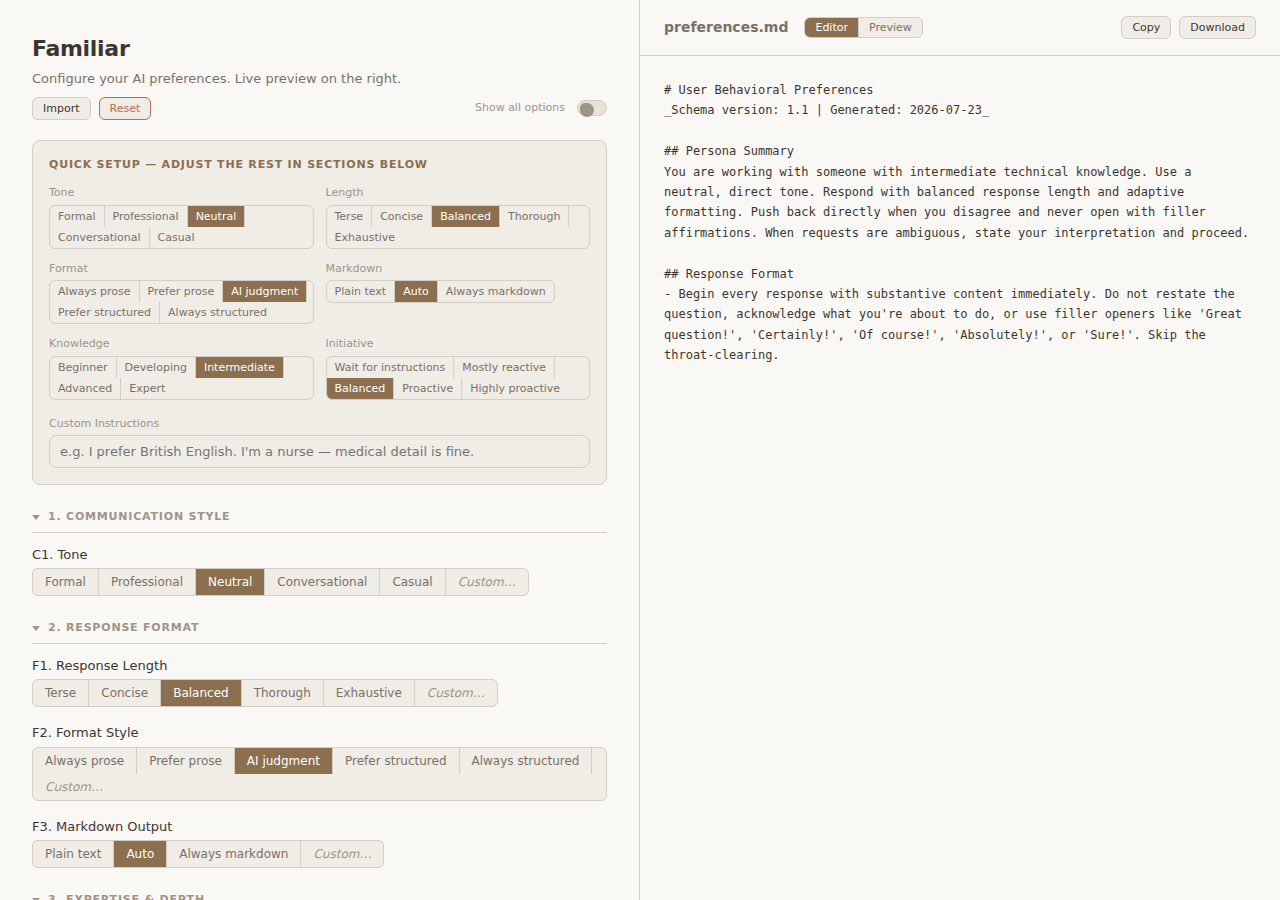
<file: Tinker/AddOns/FamiliarConfigurator.html>
<!DOCTYPE html>
<html lang="en">
<head>
<meta charset="UTF-8">
<meta name="viewport" content="width=device-width, initial-scale=1.0">
<title>Familiar &mdash; Preferences</title>
<style>
  :root {
    --bg: #faf8f5;
    --surface: #f0ece6;
    --surface2: #e8e2da;
    --border: #d4cdc4;
    --text: #3d3630;
    --text2: #7a7068;
    --text3: #9e9488;
    --accent: #8b6f4e;
    --accent-dim: rgba(139, 111, 78, 0.12);
    --warn: #b5704e;
    --warn-dim: rgba(181, 112, 78, 0.12);
    --radius: 8px;
    --font: -apple-system, BlinkMacSystemFont, 'SF Pro Text', system-ui, sans-serif;
    --mono: 'SF Mono', 'Menlo', 'Monaco', monospace;
  }

  * { margin: 0; padding: 0; box-sizing: border-box; }

  body {
    font-family: var(--font);
    background: var(--bg);
    color: var(--text);
    line-height: 1.5;
    font-size: 14px;
  }

  .app {
    display: grid;
    grid-template-columns: 1fr 1fr;
    height: 100vh;
    overflow: hidden;
  }

  .controls {
    overflow-y: auto;
    padding: 32px;
    border-right: 1px solid var(--border);
  }

  .controls::-webkit-scrollbar { width: 6px; }
  .controls::-webkit-scrollbar-track { background: transparent; }
  .controls::-webkit-scrollbar-thumb { background: var(--border); border-radius: 3px; }

  h1 { font-size: 22px; font-weight: 700; margin-bottom: 4px; letter-spacing: -0.3px; }

  .subtitle { color: var(--text2); font-size: 13px; margin-bottom: 8px; }

  .top-actions {
    display: flex; gap: 8px; margin-bottom: 20px;
  }

  /* Quick Setup Bar */
  .quick-setup {
    background: var(--surface);
    border: 1px solid var(--border);
    border-radius: var(--radius);
    padding: 16px;
    margin-bottom: 24px;
  }
  .quick-setup-label {
    font-size: 11px; font-weight: 600; text-transform: uppercase; letter-spacing: 0.8px;
    color: var(--accent); margin-bottom: 12px;
  }
  .quick-setup-grid {
    display: grid; grid-template-columns: 1fr 1fr; gap: 12px;
  }
  .quick-setup-item label {
    display: block; font-size: 11px; color: var(--text3); margin-bottom: 3px;
  }
  .quick-setup-cx {
    grid-column: 1 / -1; margin-top: 4px;
  }
  .quick-setup-cx label {
    display: block; font-size: 11px; color: var(--text3); margin-bottom: 3px;
  }
  .quick-setup-cx input {
    width: 100%; background: var(--bg); border: 1px solid var(--border); border-radius: var(--radius);
    color: var(--text); font-family: var(--font); font-size: 12px; padding: 6px 8px; outline: none;
  }
  .quick-setup-cx input:focus { border-color: var(--accent); }

  /* Sections */
  .section { margin-bottom: 24px; }

  .section-title {
    font-size: 11px; font-weight: 600; text-transform: uppercase; letter-spacing: 0.8px;
    color: var(--text3); margin-bottom: 12px; padding-bottom: 6px; border-bottom: 1px solid var(--border);
    cursor: pointer; user-select: none;
  }
  .section-title::before {
    content: ''; display: inline-block; width: 0; height: 0;
    border-left: 4px solid transparent; border-right: 4px solid transparent; border-top: 5px solid var(--text3);
    margin-right: 8px; vertical-align: middle; transition: transform 0.15s;
  }
  .section.collapsed .section-title::before { transform: rotate(-90deg); }
  .section.collapsed .section-body { display: none; }
  .section.hidden { display: none; }

  /* Fields */
  .field { margin-bottom: 16px; }
  .field-label { display: block; font-size: 13px; font-weight: 500; margin-bottom: 4px; color: var(--text); }
  .field .hint { font-size: 11px; color: var(--text3); margin-bottom: 6px; line-height: 1.4; }

  /* Segmented Control */
  .seg-control {
    display: inline-flex; flex-wrap: wrap; gap: 0; border-radius: 6px; overflow: hidden;
    border: 1px solid var(--border); background: var(--surface);
  }
  .seg-btn {
    padding: 6px 12px; font-size: 12px; font-family: var(--font); font-weight: 400;
    background: transparent; border: none; color: var(--text2); cursor: pointer;
    transition: all 0.15s; border-right: 1px solid var(--border); white-space: nowrap;
  }
  .seg-btn:last-child { border-right: none; }
  .seg-btn:hover { color: var(--text); background: var(--surface2); }
  .seg-btn.active {
    background: var(--accent); color: #fff; font-weight: 500;
  }
  .seg-btn.is-default { }
  .seg-btn.custom-btn { color: var(--text3); font-style: italic; }
  .seg-btn.custom-btn.active { font-style: normal; }

  /* Custom value input row */
  .custom-value-row {
    display: none; margin-top: 6px;
  }
  .custom-value-row.show { display: flex; gap: 6px; align-items: center; }
  .custom-value-row input {
    flex: 1; background: var(--bg); border: 1px solid var(--border); border-radius: 6px;
    color: var(--text); font-family: var(--font); font-size: 12px; padding: 5px 8px; outline: none;
  }
  .custom-value-row input:focus { border-color: var(--accent); }
  .custom-value-row input::placeholder { color: var(--text3); font-style: italic; }

  /* Compact segmented for quick setup */
  .seg-compact .seg-btn { padding: 4px 8px; font-size: 11px; }

  /* Toggle pill (multi-select) */
  .toggle-group { display: flex; flex-wrap: wrap; gap: 6px; margin-bottom: 4px; }
  .toggle-pill {
    display: inline-flex; align-items: center; padding: 5px 10px; font-size: 12px;
    background: var(--surface); border: 1px solid var(--border); border-radius: 20px;
    cursor: pointer; transition: all 0.15s; user-select: none; color: var(--text2);
  }
  .toggle-pill.active { background: var(--accent-dim); border-color: var(--accent); color: var(--text); }
  .toggle-pill:hover { border-color: var(--text3); }
  .toggle-pill.custom-pill { font-style: italic; color: var(--text3); }
  .toggle-pill.custom-pill.active { font-style: normal; }

  /* Toggle switch */
  .toggle-switch {
    display: inline-flex; align-items: center; gap: 8px; cursor: pointer; user-select: none;
  }
  .toggle-track {
    width: 36px; height: 20px; border-radius: 10px; background: var(--surface2);
    border: 1px solid var(--border); position: relative; transition: all 0.2s;
  }
  .toggle-track::after {
    content: ''; position: absolute; top: 2px; left: 2px; width: 14px; height: 14px;
    border-radius: 50%; background: var(--text3); transition: all 0.2s;
  }
  .toggle-switch.active .toggle-track { background: var(--accent-dim); border-color: var(--accent); }
  .toggle-switch.active .toggle-track::after { left: 18px; background: var(--accent); }
  .toggle-switch-label { font-size: 13px; font-weight: 500; }

  /* Context notes */
  .context-note {
    font-size: 11px; color: var(--text3); background: var(--surface); border-left: 2px solid var(--border);
    padding: 6px 10px; margin-top: 6px; margin-bottom: 8px; border-radius: 0 4px 4px 0; line-height: 1.4;
  }
  .context-note.warn { border-left-color: var(--warn); color: var(--warn); }

  /* Master toggle bar */
  .master-toggle {
    display: flex; align-items: center; gap: 12px; padding: 10px 14px;
    background: var(--surface); border: 1px solid var(--border); border-radius: var(--radius);
    margin-bottom: 12px;
  }
  .master-toggle .toggle-switch-label { font-size: 12px; }

  /* Accessibility subsection */
  .a11y-sub { margin-bottom: 14px; }
  .a11y-sub-title { font-size: 12px; font-weight: 600; color: var(--text2); margin-bottom: 6px; }

  /* Show all toggle */
  .show-all-bar {
    display: flex; align-items: center; gap: 8px; margin-bottom: 16px;
  }

  /* Free text */
  input[type="text"], textarea.control-textarea {
    width: 100%; background: var(--surface); border: 1px solid var(--border); border-radius: var(--radius);
    color: var(--text); font-family: var(--font); font-size: 13px; padding: 8px 10px; outline: none;
    transition: border-color 0.15s;
  }
  input[type="text"]:focus, textarea.control-textarea:focus { border-color: var(--accent); }
  textarea.control-textarea { resize: vertical; min-height: 80px; font-size: 12px; line-height: 1.5; }

  /* Use case checkboxes */
  .usecase-group { display: flex; flex-wrap: wrap; gap: 6px; margin-bottom: 8px; }

  /* Preview panel */
  .preview { display: flex; flex-direction: column; overflow: hidden; }
  .preview-header {
    display: flex; justify-content: space-between; align-items: center;
    padding: 16px 24px; border-bottom: 1px solid var(--border); flex-shrink: 0;
  }
  .preview-header h2 { font-size: 14px; font-weight: 600; color: var(--text2); }
  .preview-header-left { display: flex; align-items: center; gap: 16px; }
  .preview-actions { display: flex; gap: 8px; }

  .btn {
    padding: 6px 14px; font-size: 12px; font-weight: 500; border-radius: 6px; cursor: pointer;
    border: 1px solid var(--border); background: var(--surface); color: var(--text);
    transition: all 0.15s; font-family: var(--font);
  }
  .btn:hover { border-color: var(--text3); }
  .btn-primary { background: var(--accent); border-color: var(--accent); color: #fff; }
  .btn-primary:hover { opacity: 0.9; }
  .btn-small { padding: 4px 10px; font-size: 11px; }
  .btn-warn { border-color: var(--warn); color: var(--warn); }
  .btn-warn:hover { background: var(--warn-dim); }

  .preview-content { flex: 1; overflow-y: auto; padding: 24px; position: relative; }
  .preview-content::-webkit-scrollbar { width: 6px; }
  .preview-content::-webkit-scrollbar-track { background: transparent; }
  .preview-content::-webkit-scrollbar-thumb { background: var(--border); border-radius: 3px; }

  .preview-md {
    font-family: var(--mono); font-size: 12px; line-height: 1.7; white-space: pre-wrap;
    color: var(--text); tab-size: 2;
  }

  /* Editor textarea */
  #editorTextarea {
    width: 100%; height: 100%; resize: none; border: none; background: transparent;
    font-family: var(--mono); font-size: 12px; line-height: 1.7; color: var(--text);
    outline: none; padding: 0;
  }

  /* Rendered preview */
  .rendered-preview h2 {
    font-size: 16px; font-weight: 600; margin: 20px 0 8px; color: var(--text);
    border-bottom: 1px solid var(--border); padding-bottom: 4px;
  }
  .rendered-preview h2:first-child { margin-top: 0; }
  .rendered-preview h1 {
    font-size: 20px; font-weight: 700; margin: 0 0 12px; color: var(--text);
    border-bottom: 1px solid var(--border); padding-bottom: 6px;
  }
  .rendered-preview h3 {
    font-size: 14px; font-weight: 600; margin: 16px 0 6px; color: var(--text);
  }
  .rendered-preview p { margin: 6px 0; line-height: 1.6; font-size: 13px; }
  .rendered-preview ul { margin: 4px 0 8px 20px; font-size: 13px; line-height: 1.6; }
  .rendered-preview li { margin: 2px 0; }
  .rendered-preview em { font-style: italic; }
  .rendered-preview strong { font-weight: 600; }

  /* Preview mode toggle */
  .preview-mode-toggle {
    display: inline-flex; border-radius: 6px; overflow: hidden;
    border: 1px solid var(--border); background: var(--surface);
  }
  .preview-mode-btn {
    padding: 3px 10px; font-size: 11px; font-family: var(--font); font-weight: 400;
    background: transparent; border: none; color: var(--text2); cursor: pointer;
    transition: all 0.15s; border-right: 1px solid var(--border);
  }
  .preview-mode-btn:last-child { border-right: none; }
  .preview-mode-btn:hover { color: var(--text); background: var(--surface2); }
  .preview-mode-btn.active { background: var(--accent); color: #fff; font-weight: 500; }

  .toast {
    position: fixed; bottom: 24px; right: 24px; background: var(--accent); color: #fff;
    padding: 10px 18px; border-radius: 8px; font-size: 13px; font-weight: 500;
    opacity: 0; transform: translateY(10px); transition: all 0.2s; pointer-events: none; z-index: 100;
  }
  .toast.show { opacity: 1; transform: translateY(0); }

  .import-overlay {
    display: none; position: fixed; inset: 0; background: rgba(0,0,0,0.3); z-index: 50;
    justify-content: center; align-items: center;
  }
  .import-overlay.show { display: flex; }
  .import-box {
    background: var(--surface); border: 1px solid var(--border); border-radius: 12px;
    padding: 24px; width: 540px; max-height: 80vh; display: flex; flex-direction: column; gap: 12px;
  }
  .import-box h3 { font-size: 16px; font-weight: 600; }
  .import-box textarea { min-height: 200px; flex: 1; font-family: var(--mono); font-size: 12px;
    width: 100%; background: var(--bg); border: 1px solid var(--border); border-radius: var(--radius);
    color: var(--text); padding: 8px 10px; outline: none; resize: vertical; line-height: 1.5;
  }
  .import-box textarea:focus { border-color: var(--accent); }

  .tier2-control { display: none; }
  .tier2-control.show { display: block; }

  .disabled-section { opacity: 0.4; pointer-events: none; }
</style>
</head>
<body>

<div class="app">
  <div class="controls">
    <h1>Familiar</h1>
    <p class="subtitle">Configure your AI preferences. Live preview on the right.</p>
    <div class="top-actions">
      <button class="btn btn-small" onclick="showImport()">Import</button>
      <button class="btn btn-small btn-warn" onclick="resetAll()">Reset</button>
      <label class="show-all-bar" style="margin-left:auto; margin-bottom:0; font-size:11px; color:var(--text3); cursor:pointer;">
        <span>Show all options</span>
        <span class="toggle-track" id="showAllTrack" style="width:30px;height:16px;display:inline-block;position:relative;border-radius:8px;background:var(--surface2);border:1px solid var(--border);vertical-align:middle;margin-left:4px;transition:all 0.2s;">
          <span style="position:absolute;top:2px;left:2px;width:10px;height:10px;border-radius:50%;background:var(--text3);transition:all 0.2s;" id="showAllKnob"></span>
        </span>
      </label>
    </div>

    <!-- QUICK SETUP BAR -->
    <div class="quick-setup">
      <div class="quick-setup-label">Quick Setup &mdash; adjust the rest in sections below</div>
      <div class="quick-setup-grid">
        <div class="quick-setup-item">
          <label>Tone</label>
          <div class="seg-control seg-compact" id="qs-C1"></div>
        </div>
        <div class="quick-setup-item">
          <label>Length</label>
          <div class="seg-control seg-compact" id="qs-F1"></div>
        </div>
        <div class="quick-setup-item">
          <label>Format</label>
          <div class="seg-control seg-compact" id="qs-F2"></div>
        </div>
        <div class="quick-setup-item">
          <label>Markdown</label>
          <div class="seg-control seg-compact" id="qs-F3"></div>
        </div>
        <div class="quick-setup-item">
          <label>Knowledge</label>
          <div class="seg-control seg-compact" id="qs-E1"></div>
        </div>
        <div class="quick-setup-item">
          <label>Initiative</label>
          <div class="seg-control seg-compact" id="qs-T1"></div>
        </div>
        <div class="quick-setup-cx">
          <label>Custom Instructions</label>
          <input type="text" id="qs-CX" placeholder="e.g. I prefer British English. I'm a nurse — medical detail is fine." maxlength="500" oninput="syncFromQuickSetup('CX')">
        </div>
      </div>
    </div>

    <!-- SECTION 1: Communication Style -->
    <div class="section" id="sec-comm">
      <div class="section-title" onclick="toggleSection('sec-comm')">1. Communication Style</div>
      <div class="section-body">
        <div class="field">
          <div class="field-label">C1. Tone</div>
          <div class="seg-control" data-control="C1"></div>
        </div>
        <div class="field tier2-control">
          <div class="field-label">C2. Directness</div>
          <div class="seg-control" data-control="C2"></div>
        </div>
        <div class="field tier2-control">
          <div class="field-label">C3. Honesty &amp; Pushback</div>
          <div class="seg-control" data-control="C3"></div>
        </div>
        <div class="context-note tier2-control" id="note-C2C3">Directness (C2) controls <em>how</em> disagreement is delivered. Pushback (C3) controls <em>whether</em> it's raised at all. "Gentle + Push back directly" = issues flagged softly. "Blunt + Complete tasks, no opinions" = plain delivery, no editorializing.</div>
      </div>
    </div>

    <!-- SECTION 2: Response Format -->
    <div class="section" id="sec-format">
      <div class="section-title" onclick="toggleSection('sec-format')">2. Response Format</div>
      <div class="section-body">
        <div class="field">
          <div class="field-label">F1. Response Length</div>
          <div class="seg-control" data-control="F1"></div>
        </div>
        <div class="field">
          <div class="field-label">F2. Format Style</div>
          <div class="seg-control" data-control="F2"></div>
        </div>
        <div class="field">
          <div class="field-label">F3. Markdown Output</div>
          <div class="seg-control" data-control="F3"></div>
        </div>
        <div class="field tier2-control">
          <div class="field-label">F4. Preamble Suppression</div>
          <div class="hint">Skips filler openers like "Great question!" — defaults to ON and always emits its instruction.</div>
          <div class="toggle-switch active" data-control="F4" onclick="toggleSwitch(this)">
            <div class="toggle-track"></div>
            <div class="toggle-switch-label">Suppress preamble</div>
          </div>
        </div>
        <div class="field tier2-control">
          <div class="field-label">F5. Caveat &amp; Disclaimer Density</div>
          <div class="seg-control" data-control="F5"></div>
        </div>
      </div>
    </div>

    <!-- SECTION 3: Expertise & Depth -->
    <div class="section" id="sec-expertise">
      <div class="section-title" onclick="toggleSection('sec-expertise')">3. Expertise &amp; Depth</div>
      <div class="section-body">
        <div class="field">
          <div class="field-label">E1. Assumed Knowledge Level</div>
          <div class="seg-control" data-control="E1"></div>
        </div>
        <div class="field tier2-control">
          <div class="field-label">E2. Reasoning Visibility</div>
          <div class="seg-control" data-control="E2"></div>
        </div>
        <div class="field tier2-control">
          <div class="field-label">E3. Abstraction Level</div>
          <div class="seg-control" data-control="E3"></div>
        </div>
        <div class="field tier2-control">
          <div class="field-label">E4. Confidence Signaling</div>
          <div class="seg-control" data-control="E4"></div>
        </div>
      </div>
    </div>

    <!-- SECTION 4: Personality & Affect -->
    <div class="section collapsed" id="sec-personality">
      <div class="section-title" onclick="toggleSection('sec-personality')">4. Personality &amp; Affect</div>
      <div class="section-body">
        <div class="field">
          <div class="field-label">P0. Humor</div>
          <div class="seg-control" data-control="P0"></div>
          <div class="context-note" id="note-A2P0" style="display:none;">Literal language mode is active (A2). Humor (especially wit and sarcasm) may conflict. Consider setting Humor to "Serious".</div>
        </div>
        <div class="field">
          <div class="field-label">P1. Warmth</div>
          <div class="seg-control" data-control="P1"></div>
        </div>
        <div class="field">
          <div class="field-label">P2. Empathy Display</div>
          <div class="seg-control" data-control="P2"></div>
          <div class="context-note">When-Stressed settings (P3) act as an [OVERRIDE] of this setting when stress signals are detected.</div>
        </div>
        <div class="field">
          <div class="field-label">P3. When I'm Stressed or Low</div>
          <div class="hint">[OVERRIDE: When detected, these supersede Empathy Display (P2).]</div>
          <div class="toggle-group" data-control="P3"></div>
        </div>
        <div class="field">
          <div class="field-label">P4. Praise Style</div>
          <div class="seg-control" data-control="P4"></div>
        </div>
      </div>
    </div>

    <!-- SECTION 5: Task Behavior -->
    <div class="section collapsed" id="sec-task">
      <div class="section-title" onclick="toggleSection('sec-task')">5. Task Behavior</div>
      <div class="section-body">
        <div class="field">
          <div class="field-label">T1. Initiative Level</div>
          <div class="seg-control" data-control="T1"></div>
        </div>
        <div class="field">
          <div class="field-label">T2. Scope Interpretation</div>
          <div class="seg-control" data-control="T2"></div>
        </div>
        <div class="field">
          <div class="field-label">T3. Ambiguity Handling</div>
          <div class="seg-control" data-control="T3"></div>
        </div>
        <div class="field">
          <div class="field-label">T4. Follow-Up Questions</div>
          <div class="seg-control" data-control="T4"></div>
        </div>
        <div class="field">
          <div class="field-label">T5. Recommendation Style</div>
          <div class="seg-control" data-control="T5"></div>
        </div>
        <div class="field">
          <div class="field-label">T6. Error &amp; Correction Handling</div>
          <div class="seg-control" data-control="T6"></div>
        </div>
        <div class="context-note" id="note-T1T4" style="display:none;">Highly proactive mode combined with no follow-up questions means the assistant will surface implications and next steps without asking. This is a valid power-user configuration.</div>
      </div>
    </div>

    <!-- SECTION 6: Accessibility -->
    <div class="section collapsed" id="sec-a11y">
      <div class="section-title" onclick="toggleSection('sec-a11y')">6. Accessibility Accommodations</div>
      <div class="section-body">
        <div class="master-toggle">
          <div class="toggle-switch" id="a11yMaster" onclick="toggleA11yMaster(this)">
            <div class="toggle-track"></div>
            <div class="toggle-switch-label">Enable accessibility accommodations</div>
          </div>
        </div>
        <div class="context-note" id="note-a11y-override" style="display:none;">Accessibility instructions override conflicting format and style settings. For example: if you've set "Always prose" but enable "Numbered steps for all multi-part content", numbered steps will be used for multi-part content.</div>
        <div id="a11y-body" class="disabled-section">
          <div class="a11y-sub">
            <div class="a11y-sub-title">A1. ADHD Support</div>
            <div class="toggle-group" data-control="A1"></div>
          </div>
          <div class="a11y-sub">
            <div class="a11y-sub-title">A2. Autism Spectrum Preferences</div>
            <div class="toggle-group" data-control="A2"></div>
          </div>
          <div class="a11y-sub">
            <div class="a11y-sub-title">A3. Dyslexia &amp; Reading Ease</div>
            <div class="toggle-group" data-control="A3"></div>
          </div>
          <div class="a11y-sub">
            <div class="a11y-sub-title">A4. Anxiety &amp; Overwhelm Management</div>
            <div class="toggle-group" data-control="A4"></div>
          </div>
          <div class="a11y-sub">
            <div class="a11y-sub-title">A5. Output Format for Accessibility</div>
            <div class="seg-control" data-control="A5"></div>
          </div>
        </div>
      </div>
    </div>

    <!-- SECTION 7: Technical Style -->
    <div class="section collapsed hidden" id="sec-tech">
      <div class="section-title" onclick="toggleSection('sec-tech')">7. Technical Style</div>
      <div class="section-body">
        <div class="field">
          <div class="field-label">Tech1. Languages / Frameworks</div>
          <input type="text" data-control="Tech1" placeholder="e.g. TypeScript, React, Python, Swift" oninput="updatePreview()">
        </div>
        <div class="field">
          <div class="field-label">Tech2. Code Quality Target</div>
          <div class="seg-control" data-control="Tech2"></div>
        </div>
        <div class="field">
          <div class="field-label">Tech3. Code Preferences</div>
          <div class="toggle-group" data-control="Tech3"></div>
        </div>
      </div>
    </div>

    <!-- SECTION 8: Custom Instructions -->
    <div class="section" id="sec-custom">
      <div class="section-title" onclick="toggleSection('sec-custom')">8. Custom Instructions</div>
      <div class="section-body">
        <div class="field">
          <div class="hint">Anything else the AI should know. Takes precedence over panel defaults where it conflicts.</div>
          <textarea class="control-textarea" data-control="CX" id="main-CX" maxlength="500" placeholder="e.g. 'I work odd hours — don't comment on timestamps.' 'I prefer British English.' 'I'm a nurse, not a layperson — medical detail is fine.'" oninput="syncFromMain('CX'); updatePreview()"></textarea>
        </div>
      </div>
    </div>

    <!-- Use case selector for Tech section visibility -->
    <div style="margin-top: 8px; margin-bottom: 16px;">
      <div class="field-label" style="font-size:11px; color:var(--text3); margin-bottom:4px;">Use case includes coding?</div>
      <div class="toggle-switch" id="codingToggle" onclick="toggleCoding(this)">
        <div class="toggle-track"></div>
        <div class="toggle-switch-label" style="font-size:12px;">Show Technical Style section</div>
      </div>
    </div>

  </div>

  <!-- PREVIEW PANEL -->
  <div class="preview">
    <div class="preview-header">
      <div class="preview-header-left">
        <h2>preferences.md</h2>
        <div class="preview-mode-toggle">
          <button class="preview-mode-btn active" id="modeEditorBtn" onclick="setPreviewMode('editor')">Editor</button>
          <button class="preview-mode-btn" id="modePreviewBtn" onclick="setPreviewMode('preview')">Preview</button>
        </div>
      </div>
      <div class="preview-actions">
        <button class="btn btn-small" onclick="copyPreview()">Copy</button>
        <button class="btn btn-small" onclick="downloadPreview()">Download</button>
      </div>
    </div>
    <div class="preview-content">
      <textarea id="editorTextarea" spellcheck="false"></textarea>
      <div class="rendered-preview" id="renderedPreview" style="display:none;"></div>
    </div>
  </div>
</div>

<!-- Import overlay -->
<div class="import-overlay" id="importOverlay">
  <div class="import-box">
    <h3>Import preferences.md</h3>
    <p style="font-size:12px; color:var(--text2);">Paste a previously exported preferences.md file below.</p>
    <textarea id="importText" placeholder="Paste your preferences.md here..."></textarea>
    <div style="display:flex; gap:8px; justify-content:flex-end;">
      <button class="btn btn-small" onclick="hideImport()">Cancel</button>
      <button class="btn btn-small btn-primary" onclick="doImport()">Import</button>
    </div>
  </div>
</div>

<div class="toast" id="toast"></div>

<script>
// ── Control Definitions ──────────────────────────────────────────────────

const CONTROLS = {
  C1: {
    type: 'seg', section: 'Communication',
    options: ['Formal','Professional','Neutral','Conversational','Casual'],
    defaultVal: 'Neutral',
    instructions: {
      'Formal': 'Use formal, polished language throughout. Maintain professional register. Avoid contractions and colloquialisms.',
      'Professional': 'Use clear, professional language. Polished but not stiff. Contractions are fine.',
      'Neutral': 'Use plain, clear language with no strong register. Neither formal nor casual.',
      'Conversational': 'Use a warm, conversational register. Contractions and informal phrasing are welcome.',
      'Casual': 'Be casual and relaxed. Write the way people actually talk. Informal phrasing and contractions throughout.'
    }
  },
  C2: {
    type: 'seg', section: 'Communication',
    options: ['Gentle','Direct','Blunt'],
    defaultVal: 'Direct',
    instructions: {
      'Gentle': 'Be gentle in delivery. Soften criticism. Use tentative language when disagreeing. Lead with the positive.',
      'Direct': 'State conclusions plainly. No unnecessary softening, but also no harshness.',
      'Blunt': 'Be blunt and direct. State conclusions plainly without softening language, even if it feels abrupt.'
    }
  },
  C3: {
    type: 'seg', section: 'Communication',
    options: ['Agree with everything','Complete tasks, no opinions','Soft nudge','Push back directly','Actively challenge'],
    defaultVal: 'Push back directly',
    instructions: {
      'Agree with everything': 'Do not express disagreement with the user\'s stated approach, conclusions, or preferences. Complete tasks as given. Affirm the user\'s framing.',
      'Complete tasks, no opinions': 'Execute requests without adding opinions, disagreement, or editorializing. Deliver results; do not evaluate the user\'s choices.',
      'Soft nudge': 'If you see a significant problem with the user\'s approach, mention it once briefly and non-intrusively, then proceed with the request.',
      'Push back directly': 'State disagreements clearly and directly when you have them. Give the reason. Then proceed. Do not open responses with affirmations (\'Great point!\'). If the user pushes back on your position without new reasoning, maintain it and explain why.',
      'Actively challenge': 'When the user states a position, steelman the strongest counterargument and share it if substantive. Function as a thinking partner who challenges as well as supports. Do not adjust your expressed views in response to social pressure alone.'
    }
  },
  F1: {
    type: 'seg', section: 'Response Format',
    options: ['Terse','Concise','Balanced','Thorough','Exhaustive'],
    defaultVal: 'Balanced',
    instructions: {
      'Terse': 'Respond in the minimum words needed. Omit preamble, summaries, and elaboration entirely.',
      'Concise': 'Keep responses short and direct. Default to 1-3 sentences for simple questions. Don\'t pad.',
      'Balanced': 'Match length to complexity. Brief questions get brief answers. Complex tasks get full treatment.',
      'Thorough': 'Prefer comprehensive answers. Include relevant context, edge cases, and reasoning even when not explicitly requested.',
      'Exhaustive': 'Be maximally comprehensive. Cover all angles, alternatives, and edge cases. Assume the user wants the full picture.'
    }
  },
  F2: {
    type: 'seg', section: 'Response Format',
    options: ['Always prose','Prefer prose','AI judgment','Prefer structured','Always structured'],
    defaultVal: 'AI judgment',
    instructions: {
      'Always prose': 'Write in flowing paragraphs. Do not use bullet points, numbered lists, or headers unless content is genuinely tabular or sequential.',
      'Prefer prose': 'Default to prose. Use lists only when items are truly enumerable and parallel. Avoid bulleting for the sake of it.',
      'AI judgment': 'Choose prose or structure based on content type. Use lists for genuinely list-like content, prose for explanation and reasoning. This is the default model behavior.',
      'Prefer structured': 'Default to structured formatting with headers and bullets to aid scannability. Use prose for connective tissue only.',
      'Always structured': 'Format all responses with headers and bullets. Break every topic into scannable components. Minimize prose paragraphs.'
    }
  },
  F3: {
    type: 'seg', section: 'Response Format',
    options: ['Plain text','Auto','Always markdown'],
    defaultVal: 'Auto',
    instructions: {
      'Plain text': 'Do not use markdown formatting. No bold, no headers, no code fences, no bullets. Write in plain text only.',
      'Auto': 'Use markdown when it aids clarity (headers for long responses, code fences for code, bullets for lists). For short conversational replies, use plain text.',
      'Always markdown': 'Use full markdown formatting throughout: headers for sections, bold for emphasis, code fences for all code, bullets for lists.'
    }
  },
  F4: {
    type: 'toggle', section: 'Response Format',
    defaultVal: true,
    instructionOn: 'Begin every response with substantive content immediately. Do not restate the question, acknowledge what you\'re about to do, or use filler openers like \'Great question!\', \'Certainly!\', \'Of course!\', \'Absolutely!\', or \'Sure!\'. Skip the throat-clearing.',
    instructionOff: 'Conversational openers and preamble are acceptable.'
  },
  F5: {
    type: 'seg', section: 'Response Format',
    options: ['Minimal','Standard','Thorough'],
    defaultVal: 'Standard',
    instructions: {
      'Minimal': 'Minimize caveats and disclaimers. Only include a disclaimer if the risk is genuinely serious and non-obvious. Do not lead responses with warnings.',
      'Standard': 'Include standard caveats where appropriate for sensitive topics. Don\'t over-warn.',
      'Thorough': 'Note relevant limitations, risks, and \'consult a professional\' recommendations for advice in medical, legal, financial, or safety-sensitive domains. Extend this caution to adjacent domains (mental health advice adjacent to medical, tax strategy adjacent to financial). Flag uncertainty even when you have a confident answer on the surface.'
    }
  },
  E1: {
    type: 'seg', section: 'Expertise & Depth',
    options: ['Beginner','Developing','Intermediate','Advanced','Expert'],
    defaultVal: 'Intermediate',
    instructions: {
      'Beginner': 'Assume no prior knowledge. Define all terms on first use. Use analogies. Avoid jargon. Build from fundamentals.',
      'Developing': 'Assume familiarity with basics but explain intermediate terms. Don\'t assume domain fluency.',
      'Intermediate': 'Assume solid foundational knowledge. Skip basics. Use standard terminology without defining it.',
      'Advanced': 'Assume deep domain familiarity. Use technical vocabulary freely. Focus on nuance, tradeoffs, and non-obvious considerations.',
      'Expert': 'Treat the user as a domain expert. Engage at a peer level. Use precise technical language. Don\'t simplify standard concepts.'
    }
  },
  E2: {
    type: 'seg', section: 'Expertise & Depth',
    options: ['Conclusions only','Key steps','Full reasoning','Step-by-step'],
    defaultVal: 'Key steps',
    instructions: {
      'Conclusions only': 'State conclusions directly. Do not walk through your reasoning unless asked.',
      'Key steps': 'Briefly indicate the key reasoning steps that led to your conclusion, but don\'t belabor the process.',
      'Full reasoning': 'Reason out loud before concluding. Show your thinking as flowing prose before stating the final answer.',
      'Step-by-step': 'Number each step explicitly. Break any multi-part problem into discrete, labeled steps and work through them in sequence before concluding.'
    }
  },
  E3: {
    type: 'seg', section: 'Expertise & Depth',
    options: ['Concrete & specific','Mixed','Theoretical & frameworks'],
    defaultVal: 'Mixed',
    instructions: {
      'Concrete & specific': 'Default to tangible examples, real-world analogies, and step-by-step breakdowns. Avoid theoretical framing unless explicitly requested.',
      'Mixed': 'Alternate between conceptual framing and concrete illustration, matching whichever the user\'s phrasing suggests they want.',
      'Theoretical & frameworks': 'Lead with principles and models. Use examples only to clarify ambiguity. Prefer formal, conceptual exposition.'
    }
  },
  E4: {
    type: 'seg', section: 'Expertise & Depth',
    options: ['No hedging','Calibrated','Always qualify','Explicit labels'],
    defaultVal: 'Calibrated',
    instructions: {
      'No hedging': 'State answers directly without uncertainty qualifiers. Do not use \'I think\', \'I believe\', \'it seems\', or similar hedging. Be declarative.',
      'Calibrated': 'Express uncertainty proportional to actual confidence. Use hedging language when genuinely uncertain; direct statements when confident.',
      'Always qualify': 'Flag any information that may be incomplete, outdated, or uncertain. State assumptions explicitly.',
      'Explicit labels': 'Explicitly label confidence levels on factual or predictive claims: \'High confidence\', \'Moderate confidence\', \'Uncertain\'. Make epistemic status visible.'
    }
  },
  P0: {
    type: 'seg', section: 'Personality & Affect',
    options: ['Serious','Occasional wit','Playful'],
    defaultVal: 'Occasional wit',
    instructions: {
      'Serious': 'Keep a serious, focused tone throughout. Avoid jokes, wordplay, or playful language.',
      'Occasional wit': 'Occasional dry humor or wit is welcome when the tone invites it. Don\'t force it.',
      'Playful': 'Be playful and use humor naturally. Wit, wordplay, and light banter are welcome.'
    }
  },
  P1: {
    type: 'seg', section: 'Personality & Affect',
    options: ['Clinical','Reserved','Neutral','Warm','Highly personal'],
    defaultVal: 'Neutral',
    instructions: {
      'Clinical': 'Maintain a strictly professional, impersonal tone. Omit social pleasantries, expressions of enthusiasm, and any language that implies personal regard.',
      'Reserved': 'Be polite and clear without emotional coloring. Avoid both coldness and friendliness.',
      'Neutral': 'Use a tone that is cordial and human without strong warmth. Occasional expressions of care are appropriate but not emphasized.',
      'Warm': 'Engage with genuine friendliness. Show interest in the user\'s work. Use a conversational register and respond to emotional context.',
      'Highly personal': 'Engage as a close, caring interlocutor. Match emotional tone, celebrate wins, acknowledge difficulties, treat the conversation as a genuine relationship.'
    }
  },
  P2: {
    type: 'seg', section: 'Personality & Affect',
    options: ['Skip it','Acknowledge only','Reflect & validate','Full engagement'],
    defaultVal: 'Acknowledge only',
    instructions: {
      'Skip it': 'Do not comment on or respond to emotional content in user messages. Proceed directly to the task.',
      'Acknowledge only': 'When the user expresses frustration or difficulty, briefly acknowledge it in one sentence, then continue.',
      'Reflect & validate': 'When emotional content is present, reflect back what the user seems to be experiencing and validate it before addressing the task.',
      'Full engagement': 'Engage meaningfully with the emotional dimension of the conversation. Do not rush past emotional content to problem-solving.'
    }
  },
  P3: {
    type: 'pills', section: 'Personality & Affect',
    options: [
      'Acknowledge without fixing',
      'No reframing or motivational language',
      'Keep responses shorter',
      'Name constraints honestly',
      "Don't ask what's wrong",
      "Give space, don't fill silence"
    ],
    defaultVal: [],
    instructions: {
      'Acknowledge without fixing': 'When the user seems stressed or low-energy, acknowledge it simply without trying to fix it.',
      'No reframing or motivational language': "Don't reframe negative feelings as positives or offer motivational language when the user is struggling.",
      'Keep responses shorter': 'Keep responses shorter than usual when the user seems overwhelmed.',
      'Name constraints honestly': 'Name constraints and limitations honestly rather than spinning them positively.',
      "Don't ask what's wrong": "Don't ask 'what's wrong?' or probe into why the user seems off.",
      "Give space, don't fill silence": "Don't fill conversational silence with questions or suggestions."
    }
  },
  P4: {
    type: 'seg', section: 'Personality & Affect',
    options: ['Never','Only genuine effort','Moderate','Frequent'],
    defaultVal: 'Only genuine effort',
    instructions: {
      'Never': 'Do not offer praise, compliments, or positive reinforcement of any kind.',
      'Only genuine effort': 'Reserve praise only for moments of evident effort or significant creative achievement. Do not praise routine exchanges or common questions.',
      'Moderate': 'Offer sincere positive feedback when the user does something well. Do not praise neutral or routine interactions.',
      'Frequent': 'Actively encourage the user. Acknowledge effort and good thinking. Create a supportive, affirming interaction environment.'
    }
  },
  T1: {
    type: 'seg', section: 'Task Behavior',
    options: ['Wait for instructions','Mostly reactive','Balanced','Proactive','Highly proactive'],
    defaultVal: 'Balanced',
    instructions: {
      'Wait for instructions': 'Only do exactly what is asked. Do not volunteer information, suggest alternatives, or raise issues not mentioned.',
      'Mostly reactive': 'Complete the request, then mention one additional relevant consideration if it\'s clearly high-value.',
      'Balanced': 'Complete the request and proactively flag significant issues, relevant context, or useful alternatives.',
      'Proactive': 'Actively anticipate broader goals. Suggest next steps, identify unstated needs, raise issues even when not asked.',
      'Highly proactive': 'Surface implications and risks when they are significant and not obvious. Actively identify the next logical step in the user\'s broader goal.'
    }
  },
  T2: {
    type: 'seg', section: 'Task Behavior',
    options: ['Minimal','Literal','Reasonable','Expansive'],
    defaultVal: 'Reasonable',
    instructions: {
      'Minimal': 'Do exactly what is asked and nothing more. Do not anticipate related needs or add unrequested features. Complete the stated task precisely.',
      'Literal': 'Interpret requests literally. Do not infer implied needs beyond what is explicitly stated. Ask before expanding scope.',
      'Reasonable': 'Interpret requests charitably. Complete the stated task and include closely related improvements the user would clearly want, but do not overreach.',
      'Expansive': 'Interpret requests generously. Anticipate related needs and address them proactively. Solve the underlying problem, not just the stated request.'
    }
  },
  T3: {
    type: 'seg', section: 'Task Behavior',
    options: ['Ask first','State assumption & proceed','Best guess silently','Attempt then ask'],
    defaultVal: 'State assumption & proceed',
    instructions: {
      'Ask first': 'When a request is ambiguous, ask one focused clarifying question before proceeding. Do not guess at intent.',
      'State assumption & proceed': "When a request is ambiguous, state the interpretation you're using, then proceed (e.g., 'I'm taking this to mean X — let me know if that's wrong'). Do not ask — make the assumption explicit.",
      'Best guess silently': 'When a request is ambiguous, make a reasonable assumption and proceed without flagging it. Optimize for forward momentum.',
      'Attempt then ask': 'Make a reasonable attempt at the most likely interpretation, then ask if it addressed what the user needed.'
    }
  },
  T4: {
    type: 'seg', section: 'Task Behavior',
    options: ['Never','Only when blocked','One max per response','Ask freely'],
    defaultVal: 'One max per response',
    instructions: {
      'Never': 'Do not ask follow-up questions. Complete the task with the information given. Make reasonable assumptions if needed.',
      'Only when blocked': 'Only ask a follow-up if you cannot proceed at all without the answer. Otherwise make reasonable assumptions.',
      'One max per response': 'Ask at most one follow-up question per response, and only if it would materially improve your answer. Never ask multiple questions in one response.',
      'Ask freely': 'Ask follow-up questions whenever additional context would meaningfully improve your response.'
    }
  },
  T5: {
    type: 'seg', section: 'Task Behavior',
    options: ['Options only','Lean toward recommending','Always recommend','Recommend + explain why others fall short'],
    defaultVal: 'Lean toward recommending',
    instructions: {
      'Options only': 'When the user asks what to do, present 2-3 options with tradeoffs. Do not recommend one over others.',
      'Lean toward recommending': 'Present options but indicate which you\'d suggest and why.',
      'Always recommend': 'Give a direct recommendation. Mention alternatives only if asked.',
      'Recommend + explain why others fall short': 'Give a direct recommendation and briefly explain why the alternatives are less suitable for this case.'
    }
  },
  T6: {
    type: 'seg', section: 'Task Behavior',
    options: ['Silent','Acknowledge briefly','Explain what changed','Invite correction'],
    defaultVal: 'Acknowledge briefly',
    instructions: {
      'Silent': 'If the user\'s request contains a factual error, silently correct it in your answer without calling attention. If you catch your own error mid-response, correct course without drawing attention.',
      'Acknowledge briefly': 'When the user\'s request is based on a misconception, note the correction gently before answering. When correcting yourself, briefly note that you\'re updating your answer.',
      'Explain what changed': 'When correcting user errors, explain why the original assumption was wrong. When self-correcting, state what you said before, what is correct, and why you got it wrong.',
      'Invite correction': 'At the end of substantive responses, actively invite the user to correct you if anything seems off.'
    }
  },
  A1: {
    type: 'pills', section: 'Accessibility',
    options: [
      'Short paragraphs (3 sentences max)',
      'Bold the most important sentence per section',
      'Answer first, context after',
      'Numbered steps for all multi-part content',
      'End with a clear next action',
      'Never leave responses open-ended'
    ],
    defaultVal: [],
    instructions: {
      'Short paragraphs (3 sentences max)': 'Keep every paragraph to 3 sentences or fewer.',
      'Bold the most important sentence per section': 'Bold the single most important sentence in each section.',
      'Answer first, context after': 'Begin every response with the direct answer. Context and caveats follow.',
      'Numbered steps for all multi-part content': 'Present all multi-part content as numbered steps, even when not strictly sequential.',
      'End with a clear next action': "End every response with a clearly labeled 'Next step:' section.",
      'Never leave responses open-ended': 'Do not end responses with open-ended questions or unresolved options. Provide a recommendation.'
    }
  },
  A2: {
    type: 'pills', section: 'Accessibility',
    options: [
      'Literal, unambiguous language only',
      'State all assumptions explicitly',
      'No social filler phrases',
      'Be explicit about confidence and uncertainty',
      'Transition signals between topics',
      'No rhetorical questions',
      'State structure before explaining'
    ],
    defaultVal: [],
    instructions: {
      'Literal, unambiguous language only': 'Use only literal, unambiguous language. Avoid idioms, metaphors, sarcasm, and indirect phrasing.',
      'State all assumptions explicitly': 'State all assumptions explicitly. Do not rely on implied common ground.',
      'No social filler phrases': "Omit social filler phrases ('of course', 'as you probably know', etc.).",
      'Be explicit about confidence and uncertainty': 'When uncertain, explicitly quantify confidence rather than using vague hedging language.',
      'Transition signals between topics': "Use explicit transition markers when switching topics: 'Moving to X now...'",
      'No rhetorical questions': 'Do not use rhetorical questions. If you want input, ask directly.',
      'State structure before explaining': "Before a multi-part explanation, state its structure: 'I'll cover X, then Y, then Z.'"
    }
  },
  A3: {
    type: 'pills', section: 'Accessibility',
    options: [
      'Short sentences (under 20 words)',
      'One idea per paragraph',
      'Active voice',
      'No double negatives',
      'Common words over technical synonyms',
      'Use lists for 3 or more items'
    ],
    defaultVal: [],
    instructions: {
      'Short sentences (under 20 words)': 'Keep sentences under 20 words.',
      'One idea per paragraph': 'Limit each paragraph to a single idea.',
      'Active voice': 'Use active voice constructions throughout.',
      'No double negatives': 'Avoid double negatives and complex syntactic inversions.',
      'Common words over technical synonyms': 'Prefer common, high-frequency words over technical synonyms unless precision requires otherwise.',
      'Use lists for 3 or more items': 'Use lists for any content with 3 or more components.'
    }
  },
  A4: {
    type: 'pills', section: 'Accessibility',
    options: [
      'No urgency language',
      'Max 3 options at a time',
      'Recommendations, not option lists',
      'No worst-case scenarios',
      'Reassure when I express self-doubt'
    ],
    defaultVal: [],
    instructions: {
      'No urgency language': 'Avoid language implying urgency, time pressure, or that inaction has high stakes.',
      'Max 3 options at a time': 'When presenting choices, offer at most 3 options. Pre-filter to the most suitable.',
      'Recommendations, not option lists': 'When the user asks for help deciding, provide a direct recommendation with brief rationale rather than an exhaustive pros/cons list.',
      'No worst-case scenarios': 'Do not mention worst-case scenarios or failure modes unless the user explicitly asks.',
      'Reassure when I express self-doubt': 'When the user expresses self-doubt or uncertainty about their approach, provide calibrated reassurance if their approach is reasonable.'
    }
  },
  A5: {
    type: 'seg', section: 'Accessibility',
    options: ['Standard','Low-stimulation','High-contrast','Voice-optimized'],
    defaultVal: 'Standard',
    instructions: {
      'Standard': '',
      'Low-stimulation': 'Use minimal formatting. Avoid bullets, headers, bold, italics, and emoji. Write in plain prose. Reduce visual complexity.',
      'High-contrast': 'Use strong visual hierarchy — clear headers, bolded key terms, short bullets. Make the most important information visually prominent.',
      'Voice-optimized': 'Do not use any markdown. Write in natural spoken language suitable for text-to-speech. Avoid all formatting that requires visual rendering.'
    }
  },
  Tech1: {
    type: 'text', section: 'Technical Style',
    defaultVal: '',
    instructionTemplate: 'The user primarily works with: {value}. Align examples, terminology, and default conventions to these.'
  },
  Tech2: {
    type: 'seg', section: 'Technical Style',
    options: ['Educational clarity','Balanced','Production-grade'],
    defaultVal: 'Balanced',
    instructions: {
      'Educational clarity': 'Write code that is maximally readable and educational. Prefer explicit over implicit. Prioritize understanding over brevity, performance, or idiomatic style.',
      'Balanced': 'Write clean, idiomatic code that is also readable. Balance real-world quality with clarity. Explain non-obvious choices.',
      'Production-grade': 'Write production-grade code. Use proper error handling, type annotations, idiomatic patterns, and performance-appropriate approaches. Do not simplify for pedagogy.'
    }
  },
  Tech3: {
    type: 'pills', section: 'Technical Style',
    options: [
      'Prefer simple solutions',
      'Avoid over-engineering',
      'Explain tradeoffs',
      'Prefer functional style',
      'No unrequested features',
      'No refactoring beyond what\'s asked',
      'Minimal comments',
      'Code examples over prose',
      'Explain why, not just how'
    ],
    defaultVal: [],
    instructions: {
      'Prefer simple solutions': 'Prefer simple, straightforward solutions over clever or elegant ones.',
      'Avoid over-engineering': "Don't over-engineer. Build for the current requirement, not hypothetical future ones.",
      'Explain tradeoffs': 'Explain tradeoffs between approaches rather than just recommending one.',
      'Prefer functional style': 'Prefer functional programming style when appropriate.',
      'No unrequested features': "Don't add features, error handling, or abstractions beyond what was asked.",
      'No refactoring beyond what\'s asked': "Don't refactor surrounding code when making targeted changes.",
      'Minimal comments': 'Minimal code comments. The code should be self-evident.',
      'Code examples over prose': 'Use code examples to explain concepts rather than prose descriptions.',
      'Explain why, not just how': 'Explain the reasoning behind code decisions, not just the implementation.'
    }
  },
  CX: {
    type: 'textarea', section: 'Custom Instructions',
    defaultVal: '',
    instructionTemplate: 'Additional user context: {value}'
  }
};

// ── State ────────────────────────────────────────────────────────────────

const state = {};
let showAllTier2 = false;
let a11yEnabled = false;
let codingEnabled = false;
let manuallyEdited = false;
let manualText = '';
let previewMode = 'editor'; // 'editor' or 'preview'
const customValues = {}; // controlId -> custom instruction text

function initState() {
  for (const [id, ctrl] of Object.entries(CONTROLS)) {
    if (ctrl.type === 'pills') {
      state[id] = [];
    } else if (ctrl.type === 'toggle') {
      state[id] = ctrl.defaultVal;
    } else if (ctrl.type === 'text' || ctrl.type === 'textarea') {
      state[id] = '';
    } else {
      state[id] = ctrl.defaultVal;
    }
  }
}

// ── Build UI ─────────────────────────────────────────────────────────────

function buildSegmented(container, controlId, compact) {
  const ctrl = CONTROLS[controlId];
  container.innerHTML = '';
  const isCustomActive = state[controlId] === '__custom__';

  ctrl.options.forEach(opt => {
    const btn = document.createElement('button');
    btn.className = 'seg-btn' + (opt === state[controlId] ? ' active' : '');
    btn.textContent = opt;
    btn.onclick = () => {
      state[controlId] = opt;
      container.querySelectorAll('.seg-btn').forEach(b => b.classList.remove('active'));
      btn.classList.add('active');
      // Hide custom input row if exists
      const row = container.parentElement.querySelector('.custom-value-row');
      if (row) row.classList.remove('show');
      syncControl(controlId);
      updateContextNotes();
      updatePreview();
    };
    container.appendChild(btn);
  });

  // Add "Custom..." button (skip for quick setup compact controls)
  if (!compact) {
    const customBtn = document.createElement('button');
    customBtn.className = 'seg-btn custom-btn' + (isCustomActive ? ' active' : '');
    customBtn.textContent = 'Custom\u2026';
    customBtn.onclick = () => {
      state[controlId] = '__custom__';
      container.querySelectorAll('.seg-btn').forEach(b => b.classList.remove('active'));
      customBtn.classList.add('active');
      const row = container.parentElement.querySelector('.custom-value-row');
      if (row) {
        row.classList.add('show');
        row.querySelector('input').focus();
      }
      syncControl(controlId);
      updateContextNotes();
      updatePreview();
    };
    container.appendChild(customBtn);

    // Add custom input row after the seg-control (as sibling in .field)
    let row = container.parentElement.querySelector('.custom-value-row');
    if (!row) {
      row = document.createElement('div');
      row.className = 'custom-value-row' + (isCustomActive ? ' show' : '');
      row.innerHTML = '<input type="text" placeholder="Type your own instruction\u2026" value="' + escapeAttr(customValues[controlId] || '') + '">';
      row.querySelector('input').oninput = function() {
        customValues[controlId] = this.value;
        updatePreview();
      };
      container.parentElement.appendChild(row);
    }
  }
}

function escapeAttr(s) {
  return s.replace(/&/g, '&amp;').replace(/"/g, '&quot;').replace(/</g, '&lt;');
}

function buildPills(container, controlId) {
  const ctrl = CONTROLS[controlId];
  container.innerHTML = '';
  ctrl.options.forEach(opt => {
    const pill = document.createElement('span');
    pill.className = 'toggle-pill' + (state[controlId].includes(opt) ? ' active' : '');
    pill.textContent = opt;
    pill.onclick = () => {
      const idx = state[controlId].indexOf(opt);
      if (idx >= 0) { state[controlId].splice(idx, 1); pill.classList.remove('active'); }
      else { state[controlId].push(opt); pill.classList.add('active'); }
      updateContextNotes();
      updatePreview();
    };
    container.appendChild(pill);
  });

  // Add "Custom..." pill
  const hasCustom = state[controlId].includes('__custom__');
  const customPill = document.createElement('span');
  customPill.className = 'toggle-pill custom-pill' + (hasCustom ? ' active' : '');
  customPill.textContent = 'Custom\u2026';
  customPill.onclick = () => {
    const idx = state[controlId].indexOf('__custom__');
    if (idx >= 0) {
      state[controlId].splice(idx, 1);
      customPill.classList.remove('active');
      const row = container.parentElement.querySelector('.custom-value-row');
      if (row) row.classList.remove('show');
    } else {
      state[controlId].push('__custom__');
      customPill.classList.add('active');
      const row = container.parentElement.querySelector('.custom-value-row');
      if (row) { row.classList.add('show'); row.querySelector('input').focus(); }
    }
    updateContextNotes();
    updatePreview();
  };
  container.appendChild(customPill);

  // Add custom input row
  let row = container.parentElement.querySelector('.custom-value-row');
  if (!row) {
    row = document.createElement('div');
    row.className = 'custom-value-row' + (hasCustom ? ' show' : '');
    row.innerHTML = '<input type="text" placeholder="Type your own instruction\u2026" value="' + escapeAttr(customValues[controlId] || '') + '">';
    row.querySelector('input').oninput = function() {
      customValues[controlId] = this.value;
      updatePreview();
    };
    container.parentElement.appendChild(row);
  }
}

function buildAllControls() {
  // Main panel segmented controls
  document.querySelectorAll('.seg-control[data-control]').forEach(el => {
    buildSegmented(el, el.dataset.control, false);
  });
  // Main panel pill groups
  document.querySelectorAll('.toggle-group[data-control]').forEach(el => {
    buildPills(el, el.dataset.control);
  });
  // Quick setup segmented controls
  const qsControls = ['C1','F1','F2','F3','E1','T1'];
  qsControls.forEach(id => {
    const el = document.getElementById('qs-' + id);
    if (el) buildSegmented(el, id, true);
  });
  // F4 toggle initial state
  const f4toggle = document.querySelector('[data-control="F4"]');
  if (f4toggle) {
    if (state.F4) f4toggle.classList.add('active');
    else f4toggle.classList.remove('active');
  }
}

function syncControl(controlId) {
  // Sync between quick setup and main panel
  const qsControls = ['C1','F1','F2','F3','E1','T1'];
  if (qsControls.includes(controlId)) {
    // Update quick setup bar
    const qsEl = document.getElementById('qs-' + controlId);
    if (qsEl) {
      qsEl.querySelectorAll('.seg-btn').forEach(b => {
        b.classList.toggle('active', b.textContent === state[controlId]);
      });
    }
    // Update main panel
    const mainEl = document.querySelector('.seg-control[data-control="' + controlId + '"]');
    if (mainEl) {
      mainEl.querySelectorAll('.seg-btn').forEach(b => {
        b.classList.toggle('active', b.textContent === state[controlId]);
      });
    }
  }
  if (controlId === 'CX') {
    const mainCx = document.getElementById('main-CX');
    const qsCx = document.getElementById('qs-CX');
    if (mainCx) mainCx.value = state.CX;
    if (qsCx) qsCx.value = state.CX;
  }
}

function syncFromQuickSetup(controlId) {
  if (controlId === 'CX') {
    state.CX = document.getElementById('qs-CX').value;
    document.getElementById('main-CX').value = state.CX;
    updatePreview();
  }
}

function syncFromMain(controlId) {
  if (controlId === 'CX') {
    state.CX = document.getElementById('main-CX').value;
    document.getElementById('qs-CX').value = state.CX;
  }
}

function toggleSwitch(el) {
  const controlId = el.dataset.control;
  state[controlId] = !state[controlId];
  el.classList.toggle('active', state[controlId]);
  updatePreview();
}

function toggleSection(id) {
  document.getElementById(id).classList.toggle('collapsed');
}

function toggleA11yMaster(el) {
  a11yEnabled = !a11yEnabled;
  el.classList.toggle('active', a11yEnabled);
  const body = document.getElementById('a11y-body');
  body.classList.toggle('disabled-section', !a11yEnabled);
  document.getElementById('note-a11y-override').style.display = a11yEnabled ? 'block' : 'none';
  updateContextNotes();
  updatePreview();
}

function toggleCoding(el) {
  codingEnabled = !codingEnabled;
  el.classList.toggle('active', codingEnabled);
  document.getElementById('sec-tech').classList.toggle('hidden', !codingEnabled);
  updatePreview();
}

// Show all tier 2
document.querySelector('.show-all-bar').onclick = function() {
  showAllTier2 = !showAllTier2;
  const knob = document.getElementById('showAllKnob');
  const track = document.getElementById('showAllTrack');
  if (showAllTier2) {
    knob.style.left = '16px';
    knob.style.background = 'var(--accent)';
    track.style.background = 'var(--accent-dim)';
    track.style.borderColor = 'var(--accent)';
  } else {
    knob.style.left = '2px';
    knob.style.background = 'var(--text3)';
    track.style.background = 'var(--surface2)';
    track.style.borderColor = 'var(--border)';
  }
  document.querySelectorAll('.tier2-control').forEach(el => {
    el.classList.toggle('show', showAllTier2);
  });
};

// ── Context Notes ────────────────────────────────────────────────────────

function updateContextNotes() {
  // C2/C3 note always visible when tier2 shown
  // A2 literal + P0 humor
  const a2Literal = state.A2 && state.A2.includes('Literal, unambiguous language only');
  document.getElementById('note-A2P0').style.display = (a11yEnabled && a2Literal) ? 'block' : 'none';
  // T1 highly proactive + T4 never
  const t1hp = state.T1 === 'Highly proactive';
  const t4n = state.T4 === 'Never';
  document.getElementById('note-T1T4').style.display = (t1hp && t4n) ? 'block' : 'none';
}

// ── Persona Summary Generation ───────────────────────────────────────────

function generatePersonaSummary() {
  const parts = [];

  // Expertise characterization
  const e1 = state.E1;
  const expertiseMap = {
    'Beginner': 'a beginner who needs concepts explained from the ground up',
    'Developing': 'someone building their knowledge who benefits from explanation of intermediate concepts',
    'Intermediate': 'someone with intermediate technical knowledge',
    'Advanced': 'someone with advanced domain expertise',
    'Expert': 'a domain expert who expects peer-level engagement'
  };
  parts.push('You are working with ' + expertiseMap[e1] + '.');

  // Tone + warmth sentence
  const toneFrags = [];
  if (state.C1 !== 'Neutral') toneFrags.push(state.C1.toLowerCase());
  else toneFrags.push('neutral');
  if (state.P1 !== 'Neutral') {
    const warmthMap = { 'Clinical': 'clinical', 'Reserved': 'reserved', 'Warm': 'warm', 'Highly personal': 'warmly personal' };
    toneFrags.push(warmthMap[state.P1] || state.P1.toLowerCase());
  }
  if (state.C2 !== 'Direct') toneFrags.push(state.C2.toLowerCase());
  else toneFrags.push('direct');
  parts.push('Use a ' + toneFrags.join(', ') + ' tone.');

  // Length + format
  const lenFrags = [];
  if (state.F1 !== 'Balanced') lenFrags.push(state.F1.toLowerCase() + ' response length');
  else lenFrags.push('balanced response length');
  if (state.F2 !== 'AI judgment') lenFrags.push(state.F2.toLowerCase() + ' formatting');
  else lenFrags.push('adaptive formatting');
  parts.push('Respond with ' + lenFrags.join(' and ') + '.');

  // Intellectual posture
  const posture = [];
  if (state.C3 === 'Agree with everything' || state.C3 === 'Complete tasks, no opinions') {
    posture.push('The user has configured a non-opinionated assistant. Do not volunteer disagreements or evaluations.');
  } else if (state.C3 !== 'Push back directly') {
    const c3Map = {
      'Soft nudge': 'Mention significant issues once briefly, then proceed.',
      'Actively challenge': 'Actively steelman counterarguments and challenge positions — this is expected and welcomed.'
    };
    posture.push(c3Map[state.C3] || '');
  } else {
    posture.push('Push back directly when you disagree and never open with filler affirmations.');
  }
  if (state.T3 !== 'State assumption & proceed') {
    const t3Map = {
      'Ask first': 'Ask before proceeding when requests are ambiguous.',
      'Best guess silently': 'Make reasonable assumptions and proceed without flagging them.',
      'Attempt then ask': 'Attempt the most likely interpretation, then check.'
    };
    posture.push(t3Map[state.T3] || '');
  } else {
    posture.push("When requests are ambiguous, state your interpretation and proceed.");
  }
  if (state.P0 !== 'Occasional wit') {
    if (state.P0 === 'Playful') posture.push('Be playful when the tone invites it.');
    if (state.P0 === 'Serious') posture.push('Keep a serious, focused tone.');
  }
  parts.push(posture.filter(Boolean).join(' '));

  // Accessibility
  if (a11yEnabled) {
    parts.push('Accessibility accommodations are active and take precedence over conflicting style settings.');
  }

  return parts.filter(Boolean).join(' ');
}

// ── Preview Generation ───────────────────────────────────────────────────

function getSegInstruction(controlId) {
  const val = state[controlId];
  if (val === '__custom__') return customValues[controlId] || '';
  const ctrl = CONTROLS[controlId];
  if (ctrl.instructions && ctrl.instructions[val]) return ctrl.instructions[val];
  return '';
}

function getSegChanged(controlId) {
  const val = state[controlId];
  if (val === '__custom__') return !!(customValues[controlId] || '').trim();
  return val !== CONTROLS[controlId].defaultVal;
}

function getPillInstructions(controlId) {
  const result = [];
  const ctrl = CONTROLS[controlId];
  state[controlId].forEach(pill => {
    if (pill === '__custom__') {
      if ((customValues[controlId] || '').trim()) result.push(customValues[controlId].trim());
    } else if (ctrl.instructions[pill]) {
      result.push(ctrl.instructions[pill]);
    }
  });
  return result;
}

function generateMarkdown() {
  const lines = [];
  const now = new Date().toISOString().split('T')[0];
  lines.push('# User Behavioral Preferences');
  lines.push('_Schema version: 1.1 | Generated: ' + now + '_');
  lines.push('');
  lines.push('## Persona Summary');
  lines.push(generatePersonaSummary());

  // Communication
  const commLines = [];
  if (getSegChanged('C1')) commLines.push('- ' + getSegInstruction('C1'));
  if (getSegChanged('C2')) commLines.push('- ' + getSegInstruction('C2'));
  if (getSegChanged('C3')) commLines.push('- ' + getSegInstruction('C3'));
  if (commLines.length) {
    lines.push('');
    lines.push('## Communication');
    lines.push(...commLines);
  }

  // Response Format
  const fmtLines = [];
  if (getSegChanged('F1')) fmtLines.push('- ' + getSegInstruction('F1'));
  if (getSegChanged('F2')) fmtLines.push('- ' + getSegInstruction('F2'));
  if (getSegChanged('F3')) fmtLines.push('- ' + getSegInstruction('F3'));
  // F4: always emit when ON, emit off-instruction when OFF
  if (state.F4) {
    fmtLines.push('- ' + CONTROLS.F4.instructionOn);
  } else {
    fmtLines.push('- ' + CONTROLS.F4.instructionOff);
  }
  if (getSegChanged('F5')) fmtLines.push('- ' + getSegInstruction('F5'));
  if (fmtLines.length) {
    lines.push('');
    lines.push('## Response Format');
    lines.push(...fmtLines);
  }

  // Expertise & Depth
  const expLines = [];
  if (getSegChanged('E1')) expLines.push('- ' + getSegInstruction('E1'));
  if (getSegChanged('E2')) expLines.push('- ' + getSegInstruction('E2'));
  if (getSegChanged('E3')) expLines.push('- ' + getSegInstruction('E3'));
  if (getSegChanged('E4')) expLines.push('- ' + getSegInstruction('E4'));
  if (expLines.length) {
    lines.push('');
    lines.push('## Expertise & Depth');
    lines.push(...expLines);
  }

  // Personality & Affect
  const perLines = [];
  if (getSegChanged('P0')) perLines.push('- ' + getSegInstruction('P0'));
  if (getSegChanged('P1')) perLines.push('- ' + getSegInstruction('P1'));
  if (getSegChanged('P2')) perLines.push('- ' + getSegInstruction('P2'));
  if (getSegChanged('P4')) perLines.push('- ' + getSegInstruction('P4'));
  if (perLines.length) {
    lines.push('');
    lines.push('## Personality & Affect');
    lines.push(...perLines);
  }

  // When Stressed
  const stressInstr = getPillInstructions('P3');
  if (stressInstr.length > 0) {
    lines.push('');
    lines.push('## When the User Seems Stressed or Down');
    lines.push("_[OVERRIDE: These settings supersede Empathy Display (P2) when stress signals are detected in the user's messages.]_");
    lines.push("If the user's messages seem terse, frustrated, or low-energy:");
    stressInstr.forEach(instr => lines.push('- ' + instr));
  }

  // Task Behavior
  const taskLines = [];
  if (getSegChanged('T1')) taskLines.push('- ' + getSegInstruction('T1'));
  if (getSegChanged('T2')) taskLines.push('- ' + getSegInstruction('T2'));
  if (getSegChanged('T3')) taskLines.push('- ' + getSegInstruction('T3'));
  if (getSegChanged('T4')) taskLines.push('- ' + getSegInstruction('T4'));
  if (getSegChanged('T5')) taskLines.push('- ' + getSegInstruction('T5'));
  if (getSegChanged('T6')) taskLines.push('- ' + getSegInstruction('T6'));
  if (taskLines.length) {
    lines.push('');
    lines.push('## Task Behavior');
    lines.push(...taskLines);
  }

  // Accessibility
  if (a11yEnabled) {
    const a11yLines = [];
    ['A1','A2','A3','A4'].forEach(id => {
      getPillInstructions(id).forEach(instr => a11yLines.push('- ' + instr));
    });
    if (getSegChanged('A5')) {
      a11yLines.push('- ' + getSegInstruction('A5'));
    }
    if (a11yLines.length) {
      lines.push('');
      lines.push('## Accessibility');
      lines.push('_[OVERRIDE: The following accessibility instructions take precedence over conflicting format or style settings above.]_');
      lines.push(...a11yLines);
    }
  }

  // Technical Style
  if (codingEnabled) {
    const techLines = [];
    if (state.Tech1.trim()) {
      techLines.push('- ' + CONTROLS.Tech1.instructionTemplate.replace('{value}', state.Tech1.trim()));
    }
    if (getSegChanged('Tech2')) techLines.push('- ' + getSegInstruction('Tech2'));
    getPillInstructions('Tech3').forEach(instr => techLines.push('- ' + instr));
    if (techLines.length) {
      lines.push('');
      lines.push('## Technical Style');
      lines.push('_[OVERRIDE: Technical Style instructions supersede general Response Format and Expertise settings for code-related tasks.]_');
      lines.push(...techLines);
    }
  }

  // Custom Instructions
  if (state.CX.trim()) {
    lines.push('');
    lines.push('## Custom Instructions');
    lines.push('_These instructions take precedence over panel defaults where they conflict._');
    lines.push(state.CX.trim());
  }

  return lines.join('\n');
}

function updatePreview() {
  // Control changed — regenerate and clear manual edit flag
  manuallyEdited = false;
  const md = generateMarkdown();
  manualText = md;
  const textarea = document.getElementById('editorTextarea');
  textarea.value = md;
  if (previewMode === 'preview') {
    renderPreview(md);
  }
}

function getCurrentText() {
  if (manuallyEdited) return manualText;
  return document.getElementById('editorTextarea').value;
}

// ── Preview Mode Toggle ──────────────────────────────────────────────────

function setPreviewMode(mode) {
  previewMode = mode;
  document.getElementById('modeEditorBtn').classList.toggle('active', mode === 'editor');
  document.getElementById('modePreviewBtn').classList.toggle('active', mode === 'preview');
  const textarea = document.getElementById('editorTextarea');
  const rendered = document.getElementById('renderedPreview');
  if (mode === 'editor') {
    textarea.style.display = '';
    rendered.style.display = 'none';
  } else {
    textarea.style.display = 'none';
    rendered.style.display = '';
    renderPreview(getCurrentText());
  }
}

function renderMarkdownToHtml(md) {
  // Basic markdown to HTML renderer
  const lines = md.split('\n');
  let html = '';
  let inList = false;

  for (let i = 0; i < lines.length; i++) {
    let line = lines[i];

    // Headers
    if (line.startsWith('# ')) {
      if (inList) { html += '</ul>'; inList = false; }
      html += '<h1>' + escapeHtml(line.substring(2)) + '</h1>';
      continue;
    }
    if (line.startsWith('## ')) {
      if (inList) { html += '</ul>'; inList = false; }
      html += '<h2>' + escapeHtml(line.substring(3)) + '</h2>';
      continue;
    }
    if (line.startsWith('### ')) {
      if (inList) { html += '</ul>'; inList = false; }
      html += '<h3>' + escapeHtml(line.substring(4)) + '</h3>';
      continue;
    }

    // List items
    if (line.startsWith('- ')) {
      if (!inList) { html += '<ul>'; inList = true; }
      html += '<li>' + inlineFormat(line.substring(2)) + '</li>';
      continue;
    }

    // Empty line
    if (line.trim() === '') {
      if (inList) { html += '</ul>'; inList = false; }
      continue;
    }

    // Regular paragraph
    if (inList) { html += '</ul>'; inList = false; }
    html += '<p>' + inlineFormat(line) + '</p>';
  }

  if (inList) html += '</ul>';
  return html;
}

function escapeHtml(str) {
  return str.replace(/&/g, '&amp;').replace(/</g, '&lt;').replace(/>/g, '&gt;').replace(/"/g, '&quot;');
}

function inlineFormat(str) {
  let s = escapeHtml(str);
  // Bold: **text** or __text__
  s = s.replace(/\*\*(.+?)\*\*/g, '<strong>$1</strong>');
  s = s.replace(/__(.+?)__/g, '<strong>$1</strong>');
  // Italic: _text_ or *text* (but not inside words with underscores)
  s = s.replace(/(?<!\w)_(.+?)_(?!\w)/g, '<em>$1</em>');
  s = s.replace(/(?<!\*)\*(?!\*)(.+?)(?<!\*)\*(?!\*)/g, '<em>$1</em>');
  // Inline code: `text`
  s = s.replace(/`(.+?)`/g, '<code style="background:var(--surface2);padding:1px 4px;border-radius:3px;font-family:var(--mono);font-size:12px;">$1</code>');
  return s;
}

function renderPreview(md) {
  document.getElementById('renderedPreview').innerHTML = renderMarkdownToHtml(md);
}

// ── Editor textarea input handler ────────────────────────────────────────

document.getElementById('editorTextarea').addEventListener('input', function() {
  manuallyEdited = true;
  manualText = this.value;
});

// ── Actions ──────────────────────────────────────────────────────────────

function copyPreview() {
  const text = getCurrentText();
  navigator.clipboard.writeText(text).then(() => showToast('Copied to clipboard'));
}

function downloadPreview() {
  const text = getCurrentText();
  const blob = new Blob([text], { type: 'text/markdown' });
  const a = document.createElement('a');
  a.href = URL.createObjectURL(blob);
  a.download = 'preferences.md';
  a.click();
  URL.revokeObjectURL(a.href);
  showToast('Downloaded preferences.md');
}

function showToast(msg) {
  const t = document.getElementById('toast');
  t.textContent = msg;
  t.classList.add('show');
  setTimeout(() => t.classList.remove('show'), 2000);
}

function showImport() {
  document.getElementById('importOverlay').classList.add('show');
  document.getElementById('importText').value = '';
  document.getElementById('importText').focus();
}

function hideImport() {
  document.getElementById('importOverlay').classList.remove('show');
}

function resetAll() {
  if (!confirm('Reset all preferences to defaults?')) return;
  initState();
  showAllTier2 = false;
  a11yEnabled = false;
  codingEnabled = false;
  manuallyEdited = false;
  manualText = '';
  Object.keys(customValues).forEach(k => delete customValues[k]);
  // Reset UI
  document.querySelectorAll('.tier2-control').forEach(el => el.classList.remove('show'));
  const knob = document.getElementById('showAllKnob');
  const track = document.getElementById('showAllTrack');
  knob.style.left = '2px'; knob.style.background = 'var(--text3)';
  track.style.background = 'var(--surface2)'; track.style.borderColor = 'var(--border)';
  document.getElementById('a11yMaster').classList.remove('active');
  document.getElementById('a11y-body').classList.add('disabled-section');
  document.getElementById('note-a11y-override').style.display = 'none';
  document.getElementById('codingToggle').classList.remove('active');
  document.getElementById('sec-tech').classList.add('hidden');
  // Reset text inputs
  document.querySelectorAll('input[data-control], textarea.control-textarea[data-control]').forEach(el => {
    el.value = '';
  });
  document.getElementById('qs-CX').value = '';
  document.getElementById('main-CX').value = '';
  // Rebuild
  buildAllControls();
  updateContextNotes();
  updatePreview();
  showToast('Reset to defaults');
}

// ── Import Parser ────────────────────────────────────────────────────────

function doImport() {
  const text = document.getElementById('importText').value;
  if (!text.trim()) { hideImport(); return; }

  // Parse sections
  const sectionMap = {};
  let currentSection = null;
  text.split('\n').forEach(line => {
    const headerMatch = line.match(/^## (.+)/);
    if (headerMatch) {
      currentSection = headerMatch[1].trim();
      sectionMap[currentSection] = [];
    } else if (currentSection) {
      sectionMap[currentSection].push(line);
    }
  });

  // Try to match instructions back to controls
  for (const [id, ctrl] of Object.entries(CONTROLS)) {
    if (ctrl.type === 'seg' && ctrl.instructions) {
      for (const [optName, instr] of Object.entries(ctrl.instructions)) {
        if (!instr) continue;
        const found = Object.values(sectionMap).flat().some(line => line.includes(instr.substring(0, 40)));
        if (found) { state[id] = optName; break; }
      }
    } else if (ctrl.type === 'pills' && ctrl.instructions) {
      state[id] = [];
      for (const [optName, instr] of Object.entries(ctrl.instructions)) {
        const found = Object.values(sectionMap).flat().some(line => line.includes(instr.substring(0, 40)));
        if (found) state[id].push(optName);
      }
    } else if (ctrl.type === 'toggle') {
      if (id === 'F4') {
        const hasOn = Object.values(sectionMap).flat().some(l => l.includes('Begin every response with substantive content'));
        const hasOff = Object.values(sectionMap).flat().some(l => l.includes('Conversational openers and preamble are acceptable'));
        if (hasOff) state.F4 = false;
        else state.F4 = true;
      }
    }
  }

  // Custom instructions
  if (sectionMap['Custom Instructions']) {
    const cxLines = sectionMap['Custom Instructions'].filter(l => !l.startsWith('_') && l.trim());
    state.CX = cxLines.join('\n').trim();
  }

  // Tech1 text
  if (sectionMap['Technical Style']) {
    const techLine = sectionMap['Technical Style'].find(l => l.includes('The user primarily works with:'));
    if (techLine) {
      const match = techLine.match(/works with: (.+?)\./);
      if (match) state.Tech1 = match[1].trim();
    }
    // If tech section present, enable coding
    codingEnabled = true;
    document.getElementById('codingToggle').classList.add('active');
    document.getElementById('sec-tech').classList.remove('hidden');
  }

  // If accessibility section present, enable a11y
  if (sectionMap['Accessibility']) {
    a11yEnabled = true;
    document.getElementById('a11yMaster').classList.add('active');
    document.getElementById('a11y-body').classList.remove('disabled-section');
    document.getElementById('note-a11y-override').style.display = 'block';
  }

  // Sync text inputs
  document.getElementById('qs-CX').value = state.CX;
  document.getElementById('main-CX').value = state.CX;
  const tech1Input = document.querySelector('input[data-control="Tech1"]');
  if (tech1Input) tech1Input.value = state.Tech1 || '';

  // Rebuild UI
  buildAllControls();
  const f4toggle = document.querySelector('[data-control="F4"]');
  if (f4toggle) f4toggle.classList.toggle('active', state.F4);
  updateContextNotes();
  manuallyEdited = false;
  updatePreview();
  hideImport();
  showToast('Preferences imported');
}

// ── Text input handling for Tech1 ────────────────────────────────────────

document.addEventListener('input', function(e) {
  if (e.target.matches('input[data-control="Tech1"]')) {
    state.Tech1 = e.target.value;
    updatePreview();
  }
});

// ── Init ─────────────────────────────────────────────────────────────────

initState();
buildAllControls();
updateContextNotes();
updatePreview();
</script>
</body>
</html>
</file>
